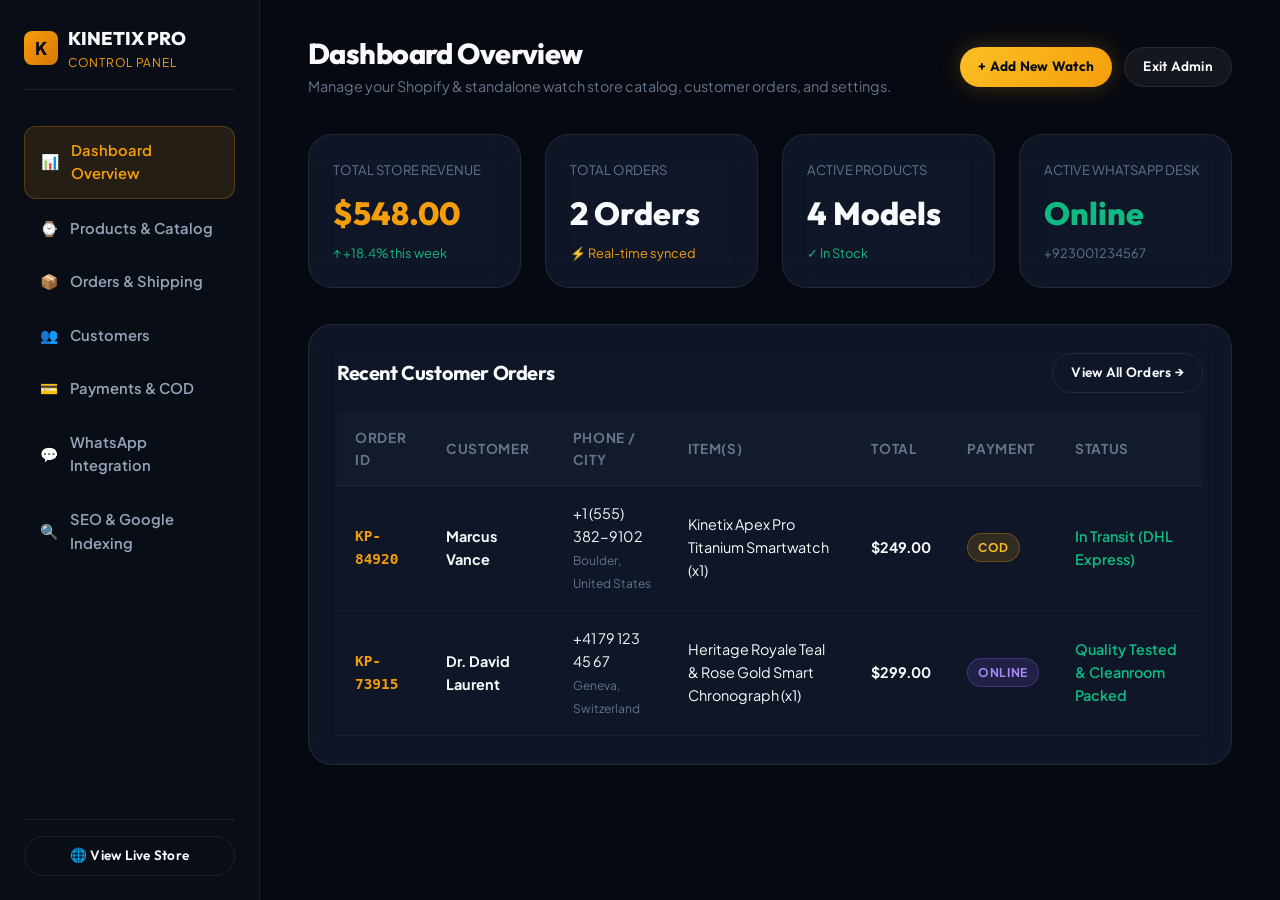
<file: admin.html>
<!doctype html>
<html lang="en">
  <head>
    <meta charset="utf-8">
    <meta name="viewport" content="width=device-width,initial-scale=1">
    <title>Kinetix Pro — Store Admin & Control Panel</title>
    
    <!-- Google Fonts -->
    <link rel="preconnect" href="https://fonts.googleapis.com">
    <link rel="preconnect" href="https://fonts.gstatic.com" crossorigin>
    <link href="https://fonts.googleapis.com/css2?family=Outfit:wght@400;500;600;700;800;900&family=Plus+Jakarta+Sans:wght@300;400;500;600;700&display=swap" rel="stylesheet">

    <!-- Theme Base & Custom Styles -->
    <link rel="stylesheet" href="assets/base.css">
    <link rel="stylesheet" href="assets/custom.css">

    <style>
      body {
        background-color: #060911;
        color: var(--text-primary);
        min-height: 100vh;
      }
      .admin-layout {
        display: grid;
        grid-template-columns: 260px 1fr;
        min-height: 100vh;
      }
      .admin-sidebar {
        background: #090d16;
        border-right: 1px solid var(--border-subtle);
        padding: 24px;
        display: flex;
        flex-direction: column;
        position: sticky;
        top: 0;
        height: 100vh;
      }
      .admin-nav-item {
        display: flex;
        align-items: center;
        gap: 12px;
        padding: 12px 16px;
        border-radius: var(--radius-md);
        color: var(--text-secondary);
        font-weight: 600;
        font-size: 0.92rem;
        cursor: pointer;
        transition: all var(--transition-fast);
        margin-bottom: 6px;
      }
      .admin-nav-item:hover, .admin-nav-item.active {
        background: rgba(245, 158, 11, 0.12);
        color: var(--accent-gold);
        border: 1px solid rgba(245, 158, 11, 0.25);
      }
      .admin-main {
        padding: 36px 48px;
        overflow-y: auto;
      }
      .admin-tab-content {
        display: none;
      }
      .admin-tab-content.active {
        display: block;
        animation: fadeIn 0.3s ease;
      }
      @keyframes fadeIn {
        from { opacity: 0; transform: translateY(6px); }
        to { opacity: 1; transform: translateY(0); }
      }
      .admin-table {
        width: 100%;
        border-collapse: collapse;
        text-align: left;
      }
      .admin-table th {
        padding: 14px 18px;
        background: rgba(255, 255, 255, 0.02);
        border-bottom: 1px solid var(--border-subtle);
        font-size: 0.85rem;
        text-transform: uppercase;
        color: var(--text-muted);
        letter-spacing: 0.05em;
      }
      .admin-table td {
        padding: 16px 18px;
        border-bottom: 1px solid rgba(255, 255, 255, 0.05);
        font-size: 0.9rem;
        vertical-align: middle;
      }
      .admin-table tr:hover td {
        background: rgba(255, 255, 255, 0.02);
      }
      .modal-backdrop {
        position: fixed;
        inset: 0;
        background: rgba(0,0,0,0.75);
        backdrop-filter: blur(8px);
        z-index: 3000;
        display: flex;
        align-items: center;
        justify-content: center;
        padding: 24px;
      }
      @media (max-width: 900px) {
        .admin-layout { grid-template-columns: 1fr; }
        .admin-sidebar { height: auto; position: static; }
        .admin-main { padding: 24px 16px; }
      }
    </style>
  </head>

  <body>

    <div class="admin-layout">
      <!-- Sidebar Navigation -->
      <aside class="admin-sidebar">
        <div style="display: flex; align-items: center; gap: 10px; margin-bottom: 36px; padding-bottom: 16px; border-bottom: 1px solid var(--border-subtle);">
          <span style="display:inline-flex; align-items:center; justify-content:center; width:34px; height:34px; background:linear-gradient(135deg, var(--accent-gold), #d97706); border-radius:8px; color:#090d16; font-weight:900; font-size:1.1rem;">K</span>
          <div>
            <div style="font-family: var(--font-heading); font-size: 1.15rem; font-weight: 800; color: var(--text-primary);">KINETIX PRO</div>
            <div style="font-size: 0.75rem; color: var(--accent-gold); text-transform: uppercase; letter-spacing: 0.06em;">Control Panel</div>
          </div>
        </div>

        <nav style="flex: 1;">
          <div class="admin-nav-item active" data-tab="dashboard">
            <span>📊</span> Dashboard Overview
          </div>
          <div class="admin-nav-item" data-tab="products">
            <span>⌚</span> Products & Catalog
          </div>
          <div class="admin-nav-item" data-tab="orders">
            <span>📦</span> Orders & Shipping
          </div>
          <div class="admin-nav-item" data-tab="customers">
            <span>👥</span> Customers
          </div>
          <div class="admin-nav-item" data-tab="payments">
            <span>💳</span> Payments & COD
          </div>
          <div class="admin-nav-item" data-tab="whatsapp">
            <span>💬</span> WhatsApp Integration
          </div>
          <div class="admin-nav-item" data-tab="seo">
            <span>🔍</span> SEO & Google Indexing
          </div>
        </nav>

        <div style="padding-top: 16px; border-top: 1px solid var(--border-subtle);">
          <a href="index.html" class="btn btn-outline btn-full btn-sm" style="display: flex; gap: 8px;">
            <span>🌐 View Live Store</span>
          </a>
        </div>
      </aside>

      <!-- Main Dashboard Content Area -->
      <main class="admin-main">
        
        <!-- Header Bar -->
        <div style="display: flex; justify-content: space-between; align-items: center; margin-bottom: 36px; flex-wrap: wrap; gap: 16px;">
          <div>
            <h1 style="font-size: 1.8rem; margin-bottom: 4px;" id="admin-page-title">Dashboard Overview</h1>
            <p style="font-size: 0.9rem; color: var(--text-muted);">Manage your Shopify & standalone watch store catalog, customer orders, and settings.</p>
          </div>
          <div style="display: flex; gap: 12px;">
            <button type="button" class="btn btn-primary btn-sm" onclick="openAddProductModal()">
              <span>+ Add New Watch</span>
            </button>
            <a href="index.html" class="btn btn-secondary btn-sm">
              <span>Exit Admin</span>
            </a>
          </div>
        </div>

        <!-- 1. DASHBOARD TAB -->
        <section id="tab-dashboard" class="admin-tab-content active">
          <!-- KPI Metrics Row -->
          <div class="grid grid-cols-4" style="margin-bottom: 36px;">
            <div class="glass-card" style="padding: 24px;">
              <div style="font-size: 0.82rem; color: var(--text-muted); text-transform: uppercase; margin-bottom: 8px;">Total Store Revenue</div>
              <div style="font-size: 2rem; font-weight: 800; font-family: var(--font-heading); color: var(--accent-gold);" id="kpi-revenue">$548.00</div>
              <div style="font-size: 0.8rem; color: #10b981; margin-top: 4px;">↑ +18.4% this week</div>
            </div>

            <div class="glass-card" style="padding: 24px;">
              <div style="font-size: 0.82rem; color: var(--text-muted); text-transform: uppercase; margin-bottom: 8px;">Total Orders</div>
              <div style="font-size: 2rem; font-weight: 800; font-family: var(--font-heading); color: var(--text-primary);" id="kpi-orders">2 Orders</div>
              <div style="font-size: 0.8rem; color: var(--accent-gold); margin-top: 4px;">⚡ Real-time synced</div>
            </div>

            <div class="glass-card" style="padding: 24px;">
              <div style="font-size: 0.82rem; color: var(--text-muted); text-transform: uppercase; margin-bottom: 8px;">Active Products</div>
              <div style="font-size: 2rem; font-weight: 800; font-family: var(--font-heading); color: var(--text-primary);" id="kpi-products">4 Models</div>
              <div style="font-size: 0.8rem; color: #10b981; margin-top: 4px;">✓ In Stock</div>
            </div>

            <div class="glass-card" style="padding: 24px;">
              <div style="font-size: 0.82rem; color: var(--text-muted); text-transform: uppercase; margin-bottom: 8px;">Active WhatsApp Desk</div>
              <div style="font-size: 2rem; font-weight: 800; font-family: var(--font-heading); color: #10b981;">Online</div>
              <div style="font-size: 0.8rem; color: var(--text-muted); margin-top: 4px;" id="kpi-wa-number">+923001234567</div>
            </div>
          </div>

          <!-- Recent Orders Section -->
          <div class="glass-card" style="padding: 28px; margin-bottom: 36px;">
            <div style="display: flex; justify-content: space-between; align-items: center; margin-bottom: 20px;">
              <h3 style="font-size: 1.25rem; font-weight: 700; margin: 0;">Recent Customer Orders</h3>
              <button type="button" class="btn btn-outline btn-sm" onclick="switchAdminTab('orders')">View All Orders &rarr;</button>
            </div>
            <div style="overflow-x: auto;">
              <table class="admin-table" id="dashboard-recent-orders-table">
                <thead>
                  <tr>
                    <th>Order ID</th>
                    <th>Customer</th>
                    <th>Phone / City</th>
                    <th>Item(s)</th>
                    <th>Total</th>
                    <th>Payment</th>
                    <th>Status</th>
                  </tr>
                </thead>
                <tbody id="dashboard-recent-orders-tbody">
                  <!-- Populated by admin.js -->
                </tbody>
              </table>
            </div>
          </div>
        </section>

        <!-- 2. PRODUCTS TAB -->
        <section id="tab-products" class="admin-tab-content">
          <div class="glass-card" style="padding: 28px;">
            <div style="display: flex; justify-content: space-between; align-items: center; margin-bottom: 24px; flex-wrap: wrap; gap: 16px;">
              <div>
                <h3 style="font-size: 1.3rem; margin-bottom: 4px;">Watch Catalog Management</h3>
                <p style="font-size: 0.85rem; color: var(--text-muted);">Add, edit, change prices, update stock, or remove smartwatches.</p>
              </div>
              <button type="button" class="btn btn-primary" onclick="openAddProductModal()">+ Add New Product</button>
            </div>

            <div style="overflow-x: auto;">
              <table class="admin-table">
                <thead>
                  <tr>
                    <th>Product</th>
                    <th>Category</th>
                    <th>Price</th>
                    <th>Stock</th>
                    <th>Badge</th>
                    <th>Actions</th>
                  </tr>
                </thead>
                <tbody id="admin-products-tbody">
                  <!-- Populated by JS -->
                </tbody>
              </table>
            </div>
          </div>
        </section>

        <!-- 3. ORDERS TAB -->
        <section id="tab-orders" class="admin-tab-content">
          <div class="glass-card" style="padding: 28px;">
            <div style="display: flex; justify-content: space-between; align-items: center; margin-bottom: 24px; flex-wrap: wrap; gap: 16px;">
              <div>
                <h3 style="font-size: 1.3rem; margin-bottom: 4px;">Customer Orders & Tracking Telemetry</h3>
                <p style="font-size: 0.85rem; color: var(--text-muted);">Update order status to automatically update the customer's live Order Tracking page!</p>
              </div>
            </div>

            <div style="overflow-x: auto;">
              <table class="admin-table">
                <thead>
                  <tr>
                    <th>Order ID</th>
                    <th>Date</th>
                    <th>Customer Name</th>
                    <th>Contact Phone</th>
                    <th>Address</th>
                    <th>Total</th>
                    <th>Payment</th>
                    <th>Tracking Status</th>
                    <th>Action</th>
                  </tr>
                </thead>
                <tbody id="admin-orders-tbody">
                  <!-- Populated by JS -->
                </tbody>
              </table>
            </div>
          </div>
        </section>

        <!-- 4. CUSTOMERS TAB -->
        <section id="tab-customers" class="admin-tab-content">
          <div class="glass-card" style="padding: 28px;">
            <h3 style="font-size: 1.3rem; margin-bottom: 20px;">Customer Database</h3>
            <div style="overflow-x: auto;">
              <table class="admin-table">
                <thead>
                  <tr>
                    <th>Customer Name</th>
                    <th>Email</th>
                    <th>Phone</th>
                    <th>City / Country</th>
                    <th>Orders Count</th>
                  </tr>
                </thead>
                <tbody id="admin-customers-tbody">
                  <!-- Populated by JS -->
                </tbody>
              </table>
            </div>
          </div>
        </section>

        <!-- 5. PAYMENTS TAB -->
        <section id="tab-payments" class="admin-tab-content">
          <div class="glass-card" style="padding: 32px; max-width: 800px;">
            <h3 style="font-size: 1.4rem; margin-bottom: 8px;">Payment Methods & Gateway Settings</h3>
            <p style="color: var(--text-secondary); font-size: 0.9rem; margin-bottom: 28px;">
              Configure Cash on Delivery (COD), Online Cards, and Direct Bank Transfer instructions.
            </p>

            <form id="payment-settings-form" onsubmit="event.preventDefault(); savePaymentSettings();">
              <div style="margin-bottom: 24px; padding: 18px; background: rgba(255,255,255,0.03); border-radius: var(--radius-md); border: 1px solid var(--border-subtle);">
                <label style="display: flex; align-items: center; gap: 12px; font-weight: 700; font-size: 1rem; cursor: pointer;">
                  <input type="checkbox" id="setting-cod-toggle" style="width: 20px; height: 20px; accent-color: var(--accent-gold);" checked>
                  <span>Enable Cash on Delivery (COD)</span>
                </label>
                <p style="font-size: 0.85rem; color: var(--text-muted); margin-top: 6px; margin-left: 32px;">Allow customers to pay cash when their smartwatch is delivered to their doorstep.</p>
              </div>

              <div style="margin-bottom: 24px; padding: 18px; background: rgba(255,255,255,0.03); border-radius: var(--radius-md); border: 1px solid var(--border-subtle);">
                <label style="display: flex; align-items: center; gap: 12px; font-weight: 700; font-size: 1rem; cursor: pointer;">
                  <input type="checkbox" id="setting-online-toggle" style="width: 20px; height: 20px; accent-color: var(--accent-gold);" checked>
                  <span>Enable Online Payment / Card / Bank Wire</span>
                </label>
                <p style="font-size: 0.85rem; color: var(--text-muted); margin-top: 6px; margin-left: 32px;">Support Credit Card, Debit Card, Apple Pay, and Bank Wire transfers.</p>
              </div>

              <div class="form-group">
                <label class="form-label">Bank Transfer / Online Payment Instructions</label>
                <textarea id="setting-bank-details" class="form-textarea" rows="3">Bank: Swiss Horology Federal Bank | Title: Kinetix Pro Global | Account: 0092-4820-9182</textarea>
              </div>

              <div class="form-group">
                <label class="form-label">Free Shipping Goal Threshold ($)</label>
                <input type="number" id="setting-free-shipping" class="form-input" value="150">
              </div>

              <button type="submit" class="btn btn-primary btn-lg">Save Payment Settings</button>
            </form>
          </div>
        </section>

        <!-- 6. WHATSAPP TAB -->
        <section id="tab-whatsapp" class="admin-tab-content">
          <div class="glass-card" style="padding: 32px; max-width: 800px;">
            <div style="display: flex; align-items: center; gap: 12px; margin-bottom: 12px;">
              <span style="font-size: 2rem;">💬</span>
              <div>
                <h3 style="font-size: 1.4rem; margin: 0;">WhatsApp Integration Settings</h3>
                <p style="color: var(--text-secondary); font-size: 0.9rem;">Configure the floating WhatsApp live order button & direct inquiry number.</p>
              </div>
            </div>

            <form id="whatsapp-settings-form" onsubmit="event.preventDefault(); saveWhatsAppSettings();" style="margin-top: 24px;">
              <div class="form-group">
                <label class="form-label">WhatsApp Business Number (with Country Code)</label>
                <input type="text" id="setting-wa-number" class="form-input" placeholder="e.g. +923001234567" value="+923001234567" required>
                <p style="font-size: 0.8rem; color: var(--text-muted); margin-top: 4px;">Example: +923001234567 or +14155552671</p>
              </div>

              <div class="form-group">
                <label class="form-label">Default Pre-filled WhatsApp Chat Message</label>
                <textarea id="setting-wa-message" class="form-textarea" rows="3">Hi Kinetix Pro, I would like to inquire about ordering a smartwatch.</textarea>
              </div>

              <button type="submit" class="btn btn-primary btn-lg">Save WhatsApp Integration</button>
            </form>
          </div>
        </section>

        <!-- 7. SEO TAB -->
        <section id="tab-seo" class="admin-tab-content">
          <div class="glass-card" style="padding: 32px; max-width: 800px;">
            <div style="display: flex; align-items: center; gap: 12px; margin-bottom: 12px;">
              <span style="font-size: 2rem;">🔍</span>
              <div>
                <h3 style="font-size: 1.4rem; margin: 0;">SEO & Google Search Indexing</h3>
                <p style="color: var(--text-secondary); font-size: 0.9rem;">Optimize metadata, search engine snippets, and Google indexing readiness.</p>
              </div>
            </div>

            <form id="seo-settings-form" onsubmit="event.preventDefault(); saveSEOSettings();" style="margin-top: 24px;">
              <div class="form-group">
                <label class="form-label">Store Meta Title (Search Engine Headline)</label>
                <input type="text" id="setting-seo-title" class="form-input" value="Kinetix Pro | Luxury & Military High-Tech Smartwatches" required>
              </div>

              <div class="form-group">
                <label class="form-label">Store Meta Description</label>
                <textarea id="setting-seo-desc" class="form-textarea" rows="3">Official store of Kinetix Pro Smartwatches. Grade-5 Titanium, Dual-frequency GPS, Sapphire display, 10 ATM 100M Water Resistance, 2-Year Warranty.</textarea>
              </div>

              <div class="form-group">
                <label class="form-label">Google Search Console Verification Tag (Optional)</label>
                <input type="text" id="setting-gsc-tag" class="form-input" placeholder='e.g. <meta name="google-site-verification" content="..." />'>
              </div>

              <div style="padding: 18px; background: rgba(16, 185, 129, 0.1); border-radius: var(--radius-md); border: 1px solid rgba(16, 185, 129, 0.25); margin-bottom: 24px;">
                <div style="font-weight: 700; color: #10b981; margin-bottom: 4px;">✓ Schema.org JSON-LD Structured Data Enabled</div>
                <div style="font-size: 0.85rem; color: var(--text-secondary);">Rich snippet schemas (Product, Offers, AggregateRating, Organization) are automatically injected for Google Rich Results.</div>
              </div>

              <button type="submit" class="btn btn-primary btn-lg">Save SEO Configurations</button>
            </form>
          </div>
        </section>

      </main>
    </div>

    <!-- ADD / EDIT PRODUCT MODAL -->
    <div id="product-modal" class="modal-backdrop hidden">
      <div class="glass-card" style="max-width: 640px; width: 100%; max-height: 90vh; overflow-y: auto; padding: 32px; border: 1px solid var(--border-active); position: relative;">
        <button type="button" class="btn-icon" style="position: absolute; top: 16px; right: 16px;" onclick="closeProductModal()">✕</button>
        <h3 style="font-size: 1.4rem; margin-bottom: 20px;" id="modal-title">Add New Smartwatch</h3>

        <form id="product-form" onsubmit="event.preventDefault(); handleProductFormSubmit();">
          <input type="hidden" id="modal-product-id">

          <div class="form-group">
            <label class="form-label">Watch Model Title *</label>
            <input type="text" id="modal-title-input" class="form-input" placeholder="e.g. Kinetix Commander X Titanium" required>
          </div>

          <div style="display: grid; grid-template-columns: 1fr 1fr; gap: 16px;">
            <div class="form-group">
              <label class="form-label">Category</label>
              <select id="modal-category-input" class="form-select">
                <option value="tactical-titanium">Apex Titanium Series</option>
                <option value="military-rugged">Military Tactical Rugged</option>
                <option value="luxury-chronograph">Luxury Chronograph</option>
                <option value="fitness-health">BioTelemetry Fitness ECG</option>
              </select>
            </div>
            <div class="form-group">
              <label class="form-label">Promotional Badge</label>
              <input type="text" id="modal-badge-input" class="form-input" placeholder="e.g. LIMITED EDITION" value="NEW ARRIVAL">
            </div>
          </div>

          <div style="display: grid; grid-template-columns: 1fr 1fr 1fr; gap: 16px;">
            <div class="form-group">
              <label class="form-label">Price ($) *</label>
              <input type="number" step="0.01" id="modal-price-input" class="form-input" placeholder="249.00" required>
            </div>
            <div class="form-group">
              <label class="form-label">Compare Price ($)</label>
              <input type="number" step="0.01" id="modal-compare-input" class="form-input" placeholder="329.00">
            </div>
            <div class="form-group">
              <label class="form-label">Stock Units</label>
              <input type="number" id="modal-stock-input" class="form-input" placeholder="15" value="15">
            </div>
          </div>

          <div class="form-group">
            <label class="form-label">Product Image Preset / URL</label>
            <select id="modal-image-select" class="form-select" onchange="document.getElementById('modal-image-input').value = this.value">
              <option value="assets/watch-apex-pro.jpg">Preset: Apex Pro Titanium (Hero)</option>
              <option value="assets/watch-thrux-military.jpg">Preset: Thrux Military GPS</option>
              <option value="assets/watch-heritage-royale.jpg">Preset: Heritage Royale Chronograph</option>
              <option value="assets/watch-pulse-elite.jpg">Preset: Pulse Elite Fitness ECG</option>
            </select>
            <input type="text" id="modal-image-input" class="form-input" style="margin-top: 8px;" value="assets/watch-apex-pro.jpg" placeholder="Or enter custom image URL">
          </div>

          <div class="form-group">
            <label class="form-label">Watch Description & Specs</label>
            <textarea id="modal-desc-input" class="form-textarea" rows="3" placeholder="Describe the materials, sensors, battery endurance..." required>Crafted with Grade-5 titanium chassis, sapphire crystal, and BioPulse™ sensor matrix.</textarea>
          </div>

          <div style="display: flex; gap: 12px; margin-top: 24px;">
            <button type="submit" class="btn btn-primary btn-full btn-lg">Save Product to Catalog</button>
          </div>
        </form>
      </div>
    </div>

    <!-- Toast Notifications Container -->
    <div id="toast-notification-container" class="toast-container"></div>

    <!-- Scripts -->
    <script src="assets/store-db.js"></script>
    <script src="assets/admin.js"></script>
  </body>
</html>
</file>
<file: assets/base.css>
/* ==========================================================================
   AURA LUXE - Modern Shopify 2.0 Theme Design System
   Core Variables, Reset, Typography, Grid & Base UI Components
   ========================================================================== */

:root {
  /* Color Palette - Luxury Midnight & Warm Gold/Amber */
  --bg-main: #090d16;
  --bg-surface: #0f172a;
  --bg-card: #131d31;
  --bg-card-hover: #18253e;
  --bg-glass: rgba(15, 23, 42, 0.85);
  --border-subtle: rgba(255, 255, 255, 0.08);
  --border-active: rgba(245, 158, 11, 0.4);
  --border-focus: #f59e0b;
  
  --text-primary: #f8fafc;
  --text-secondary: #94a3b8;
  --text-muted: #64748b;
  
  --accent-gold: #f59e0b;
  --accent-gold-light: #fbbf24;
  --accent-gold-glow: rgba(245, 158, 11, 0.25);
  --accent-emerald: #10b981;
  --accent-rose: #f43f5e;
  --accent-purple: #8b5cf6;
  
  /* Typography */
  --font-heading: 'Outfit', -apple-system, BlinkMacSystemFont, sans-serif;
  --font-body: 'Plus Jakarta Sans', -apple-system, BlinkMacSystemFont, sans-serif;
  --font-serif: 'Playfair Display', Georgia, serif;
  
  /* Radii */
  --radius-sm: 6px;
  --radius-md: 12px;
  --radius-lg: 18px;
  --radius-xl: 24px;
  --radius-full: 9999px;
  
  /* Elevation & Shadows */
  --shadow-sm: 0 2px 8px rgba(0, 0, 0, 0.3);
  --shadow-md: 0 8px 24px rgba(0, 0, 0, 0.4);
  --shadow-lg: 0 16px 40px rgba(0, 0, 0, 0.5);
  --shadow-gold: 0 0 25px rgba(245, 158, 11, 0.25);
  
  /* Layout & Grid */
  --page-width: 1360px;
  --page-gutter: 24px;
  --header-height: 76px;
  
  /* Transitions */
  --transition-fast: 0.18s ease;
  --transition-smooth: 0.3s cubic-bezier(0.16, 1, 0.3, 1);
  --transition-spring: 0.4s cubic-bezier(0.34, 1.56, 0.64, 1);
}

/* Light Mode Overrides (if toggled) */
.theme-light-mode {
  --bg-main: #f8fafc;
  --bg-surface: #ffffff;
  --bg-card: #f1f5f9;
  --bg-card-hover: #e2e8f0;
  --bg-glass: rgba(255, 255, 255, 0.88);
  --border-subtle: rgba(0, 0, 0, 0.08);
  --text-primary: #0f172a;
  --text-secondary: #475569;
  --text-muted: #94a3b8;
  --shadow-sm: 0 2px 8px rgba(0, 0, 0, 0.05);
  --shadow-md: 0 8px 24px rgba(0, 0, 0, 0.08);
  --shadow-lg: 0 16px 40px rgba(0, 0, 0, 0.12);
}

/* ==========================================================================
   CSS Reset & Base Rules
   ========================================================================== */
*, *::before, *::after {
  box-sizing: border-box;
  margin: 0;
  padding: 0;
}

html {
  font-size: 16px;
  scroll-behavior: smooth;
  -webkit-text-size-adjust: 100%;
}

body {
  font-family: var(--font-body);
  background-color: var(--bg-main);
  color: var(--text-primary);
  line-height: 1.6;
  min-height: 100vh;
  overflow-x: hidden;
  -webkit-font-smoothing: antialiased;
  -moz-osx-font-smoothing: grayscale;
}

img, svg, picture, video {
  display: block;
  max-width: 100%;
  height: auto;
}

a {
  color: inherit;
  text-decoration: none;
  transition: color var(--transition-fast);
}

button, input, select, textarea {
  font: inherit;
  color: inherit;
  background: none;
  border: none;
  outline: none;
}

button {
  cursor: pointer;
  user-select: none;
}

ul, ol {
  list-style: none;
}

/* Typography Helpers */
h1, h2, h3, h4, h5, h6 {
  font-family: var(--font-heading);
  font-weight: 700;
  line-height: 1.2;
  color: var(--text-primary);
  letter-spacing: -0.02em;
}

h1 { font-size: clamp(2.2rem, 4vw, 3.8rem); font-weight: 800; }
h2 { font-size: clamp(1.8rem, 3vw, 2.6rem); font-weight: 700; }
h3 { font-size: clamp(1.3rem, 2vw, 1.8rem); font-weight: 600; }
h4 { font-size: 1.25rem; font-weight: 600; }
h5 { font-size: 1.1rem; font-weight: 600; }
h6 { font-size: 0.95rem; font-weight: 600; text-transform: uppercase; letter-spacing: 0.06em; }

p {
  color: var(--text-secondary);
  font-size: 1rem;
}

.text-gold {
  color: var(--accent-gold);
}

.text-gradient {
  background: linear-gradient(135deg, #ffffff 0%, var(--accent-gold-light) 50%, var(--accent-gold) 100%);
  -webkit-background-clip: text;
  -webkit-text-fill-color: transparent;
}

/* Layout Utilities */
.container {
  width: 100%;
  max-width: var(--page-width);
  margin-left: auto;
  margin-right: auto;
  padding-left: var(--page-gutter);
  padding-right: var(--page-gutter);
}

.container-fluid {
  width: 100%;
  padding-left: var(--page-gutter);
  padding-right: var(--page-gutter);
}

.section-spacing {
  padding-top: clamp(48px, 6vw, 96px);
  padding-bottom: clamp(48px, 6vw, 96px);
}

.visually-hidden {
  position: absolute !important;
  width: 1px !important;
  height: 1px !important;
  padding: 0 !important;
  margin: -1px !important;
  overflow: hidden !important;
  clip: rect(0, 0, 0, 0) !important;
  white-space: nowrap !important;
  border: 0 !important;
}

.hidden {
  display: none !important;
}

/* Section Header standard */
.section-header {
  margin-bottom: clamp(32px, 4vw, 56px);
  text-align: center;
}

.section-header.text-left {
  text-align: left;
}

.section-subtitle {
  display: inline-block;
  font-size: 0.82rem;
  font-weight: 700;
  text-transform: uppercase;
  letter-spacing: 0.14em;
  color: var(--accent-gold);
  margin-bottom: 10px;
  background: rgba(245, 158, 11, 0.12);
  padding: 6px 14px;
  border-radius: var(--radius-full);
  border: 1px solid rgba(245, 158, 11, 0.25);
}

.section-title {
  margin-bottom: 14px;
}

.section-description {
  max-width: 680px;
  margin: 0 auto;
  font-size: 1.05rem;
}

.section-header.text-left .section-description {
  margin-left: 0;
}

/* Buttons */
.btn {
  display: inline-flex;
  align-items: center;
  justify-content: center;
  gap: 10px;
  font-family: var(--font-heading);
  font-size: 0.95rem;
  font-weight: 600;
  padding: 14px 28px;
  border-radius: var(--radius-full);
  transition: all var(--transition-smooth);
  position: relative;
  overflow: hidden;
  text-align: center;
  letter-spacing: 0.02em;
}

.btn-primary {
  background: linear-gradient(135deg, var(--accent-gold-light), var(--accent-gold));
  color: #090d16;
  box-shadow: var(--shadow-gold);
  font-weight: 700;
}

.btn-primary:hover {
  background: linear-gradient(135deg, #ffffff, var(--accent-gold-light));
  transform: translateY(-2px);
  box-shadow: 0 8px 25px rgba(245, 158, 11, 0.4);
}

.btn-secondary {
  background: rgba(255, 255, 255, 0.06);
  color: var(--text-primary);
  border: 1px solid var(--border-subtle);
  backdrop-filter: blur(10px);
}

.btn-secondary:hover {
  background: rgba(255, 255, 255, 0.12);
  border-color: rgba(255, 255, 255, 0.25);
  transform: translateY(-2px);
}

.btn-outline {
  background: transparent;
  color: var(--text-primary);
  border: 1px solid var(--border-subtle);
}

.btn-outline:hover {
  border-color: var(--accent-gold);
  color: var(--accent-gold);
  background: rgba(245, 158, 11, 0.05);
}

.btn-icon {
  width: 44px;
  height: 44px;
  padding: 0;
  border-radius: var(--radius-full);
  display: inline-flex;
  align-items: center;
  justify-content: center;
  background: rgba(255, 255, 255, 0.06);
  border: 1px solid var(--border-subtle);
  color: var(--text-primary);
  transition: all var(--transition-fast);
}

.btn-icon:hover {
  background: var(--bg-card-hover);
  border-color: var(--border-active);
  color: var(--accent-gold);
}

.btn-sm {
  padding: 8px 18px;
  font-size: 0.85rem;
}

.btn-lg {
  padding: 18px 38px;
  font-size: 1.05rem;
}

.btn-full {
  width: 100%;
}

/* Badges */
.badge {
  display: inline-flex;
  align-items: center;
  gap: 6px;
  padding: 4px 10px;
  border-radius: var(--radius-full);
  font-size: 0.75rem;
  font-weight: 700;
  text-transform: uppercase;
  letter-spacing: 0.05em;
}

.badge-sale {
  background: rgba(244, 63, 94, 0.15);
  color: #fb7185;
  border: 1px solid rgba(244, 63, 94, 0.3);
}

.badge-new {
  background: rgba(245, 158, 11, 0.15);
  color: var(--accent-gold-light);
  border: 1px solid rgba(245, 158, 11, 0.3);
}

.badge-featured {
  background: rgba(139, 92, 246, 0.15);
  color: #a78bfa;
  border: 1px solid rgba(139, 92, 246, 0.3);
}

/* Form Controls */
.form-group {
  margin-bottom: 20px;
}

.form-label {
  display: block;
  font-size: 0.88rem;
  font-weight: 600;
  margin-bottom: 8px;
  color: var(--text-secondary);
}

.form-input, .form-textarea, .form-select {
  width: 100%;
  background: rgba(255, 255, 255, 0.04);
  border: 1px solid var(--border-subtle);
  border-radius: var(--radius-md);
  padding: 14px 18px;
  color: var(--text-primary);
  font-size: 0.95rem;
  transition: border-color var(--transition-fast), box-shadow var(--transition-fast);
}

.form-input:focus, .form-textarea:focus, .form-select:focus {
  border-color: var(--accent-gold);
  box-shadow: 0 0 0 3px rgba(245, 158, 11, 0.15);
  background: rgba(255, 255, 255, 0.07);
}

.form-input::placeholder, .form-textarea::placeholder {
  color: var(--text-muted);
}

/* Card base */
.card-base {
  background: var(--bg-card);
  border: 1px solid var(--border-subtle);
  border-radius: var(--radius-xl);
  overflow: hidden;
  transition: all var(--transition-smooth);
}

.card-base:hover {
  border-color: var(--border-active);
  transform: translateY(-4px);
  box-shadow: var(--shadow-lg);
}

/* Product Card Component */
.product-card {
  position: relative;
  background: var(--bg-card);
  border: 1px solid var(--border-subtle);
  border-radius: var(--radius-lg);
  overflow: hidden;
  display: flex;
  flex-direction: column;
  height: 100%;
  transition: transform var(--transition-smooth), border-color var(--transition-smooth), box-shadow var(--transition-smooth);
}

.product-card:hover {
  transform: translateY(-6px);
  border-color: var(--border-active);
  box-shadow: 0 16px 36px rgba(0, 0, 0, 0.45);
}

.product-card__image-wrapper {
  position: relative;
  width: 100%;
  padding-top: 125%; /* 4:5 aspect ratio */
  background: #0d1322;
  overflow: hidden;
}

.product-card__image {
  position: absolute;
  top: 0;
  left: 0;
  width: 100%;
  height: 100%;
  object-fit: cover;
  transition: transform 0.6s cubic-bezier(0.16, 1, 0.3, 1), opacity 0.3s ease;
}

.product-card__image--secondary {
  opacity: 0;
}

.product-card:hover .product-card__image--primary {
  opacity: 0;
}

.product-card:hover .product-card__image--secondary {
  opacity: 1;
  transform: scale(1.05);
}

.product-card:hover .product-card__image:only-child {
  opacity: 1;
  transform: scale(1.06);
}

.product-card__badges {
  position: absolute;
  top: 12px;
  left: 12px;
  display: flex;
  flex-direction: column;
  gap: 6px;
  z-index: 2;
}

.product-card__actions {
  position: absolute;
  top: 12px;
  right: 12px;
  display: flex;
  flex-direction: column;
  gap: 8px;
  opacity: 0;
  transform: translateX(10px);
  transition: all var(--transition-smooth);
  z-index: 2;
}

.product-card:hover .product-card__actions {
  opacity: 1;
  transform: translateX(0);
}

.product-card__quick-add {
  position: absolute;
  bottom: 12px;
  left: 12px;
  right: 12px;
  opacity: 0;
  transform: translateY(10px);
  transition: all var(--transition-smooth);
  z-index: 3;
}

.product-card:hover .product-card__quick-add {
  opacity: 1;
  transform: translateY(0);
}

.product-card__content {
  padding: 18px;
  display: flex;
  flex-direction: column;
  flex-grow: 1;
}

.product-card__vendor {
  font-size: 0.78rem;
  color: var(--accent-gold);
  text-transform: uppercase;
  letter-spacing: 0.08em;
  margin-bottom: 4px;
}

.product-card__title {
  font-size: 1.05rem;
  font-weight: 600;
  margin-bottom: 8px;
  color: var(--text-primary);
  display: -webkit-box;
  -webkit-line-clamp: 2;
  -webkit-box-orient: vertical;
  overflow: hidden;
  transition: color var(--transition-fast);
}

.product-card__title:hover {
  color: var(--accent-gold);
}

.product-card__rating {
  display: flex;
  align-items: center;
  gap: 4px;
  margin-bottom: 8px;
  color: var(--accent-gold);
  font-size: 0.85rem;
}

.product-card__price-wrapper {
  margin-top: auto;
  display: flex;
  align-items: center;
  gap: 10px;
}

.product-price {
  font-family: var(--font-heading);
  font-size: 1.15rem;
  font-weight: 700;
  color: var(--text-primary);
}

.product-price--compare {
  font-size: 0.92rem;
  color: var(--text-muted);
  text-decoration: line-through;
}

.product-price--save {
  font-size: 0.75rem;
  color: var(--accent-rose);
  font-weight: 700;
}

/* Toast Notifications */
.toast-container {
  position: fixed;
  bottom: 24px;
  right: 24px;
  display: flex;
  flex-direction: column;
  gap: 10px;
  z-index: 9999;
}

.toast {
  background: var(--bg-card);
  border: 1px solid var(--border-active);
  color: var(--text-primary);
  padding: 14px 22px;
  border-radius: var(--radius-md);
  box-shadow: var(--shadow-lg);
  display: flex;
  align-items: center;
  gap: 12px;
  font-size: 0.9rem;
  animation: slideInUp 0.3s ease forwards;
}

@keyframes slideInUp {
  from { opacity: 0; transform: translateY(20px); }
  to { opacity: 1; transform: translateY(0); }
}

/* Grids */
.grid {
  display: grid;
  gap: 24px;
}

.grid-cols-2 { grid-template-columns: repeat(2, minmax(0, 1fr)); }
.grid-cols-3 { grid-template-columns: repeat(3, minmax(0, 1fr)); }
.grid-cols-4 { grid-template-columns: repeat(4, minmax(0, 1fr)); }

@media (max-width: 1024px) {
  .grid-cols-4 { grid-template-columns: repeat(2, minmax(0, 1fr)); }
  .grid-cols-3 { grid-template-columns: repeat(2, minmax(0, 1fr)); }
}

@media (max-width: 640px) {
  .grid-cols-4, .grid-cols-3, .grid-cols-2 { grid-template-columns: 1fr; }
  :root { --page-gutter: 16px; }
}
</file>
<file: assets/custom.css>
/* ==========================================================================
   KINETIX PRO - Luxury & Military High-Tech Smartwatches Theme CSS
   Design System: Grade-5 Titanium, Neon Amber/Cyan Accents, Glassmorphism
   ========================================================================== */

/* Glassmorphism & Surface Tokens */
.glass-panel {
  background: var(--bg-glass);
  backdrop-filter: blur(16px);
  -webkit-backdrop-filter: blur(16px);
  border: 1px solid var(--border-subtle);
}

.glass-card {
  background: rgba(19, 29, 49, 0.7);
  backdrop-filter: blur(14px);
  -webkit-backdrop-filter: blur(14px);
  border: 1px solid rgba(255, 255, 255, 0.08);
  border-radius: var(--radius-xl);
  transition: all var(--transition-smooth);
}

.glass-card:hover {
  background: rgba(24, 37, 62, 0.88);
  border-color: var(--border-active);
  box-shadow: 0 16px 36px rgba(0, 0, 0, 0.5), 0 0 20px rgba(245, 158, 11, 0.15);
}

/* ==========================================================================
   Announcement Bar
   ========================================================================== */
.announcement-bar {
  background: linear-gradient(90deg, #090d16 0%, #131d31 50%, #090d16 100%);
  border-bottom: 1px solid var(--border-subtle);
  padding: 10px 0;
  font-size: 0.85rem;
  font-weight: 600;
  color: var(--text-secondary);
}

.announcement-bar__inner {
  display: flex;
  align-items: center;
  justify-content: space-between;
}

.announcement-bar__message {
  display: flex;
  align-items: center;
  gap: 8px;
  margin: 0 auto;
}

/* ==========================================================================
   Sticky Modern Header & Navigation
   ========================================================================== */
.site-header {
  position: sticky;
  top: 0;
  z-index: 1000;
  background: rgba(9, 13, 22, 0.9);
  backdrop-filter: blur(18px);
  -webkit-backdrop-filter: blur(18px);
  border-bottom: 1px solid var(--border-subtle);
  transition: all var(--transition-smooth);
}

.site-header.is-scrolled {
  background: rgba(9, 13, 22, 0.98);
  border-bottom-color: rgba(245, 158, 11, 0.25);
  box-shadow: 0 10px 30px rgba(0, 0, 0, 0.7);
}

.site-header__wrapper {
  display: flex;
  align-items: center;
  justify-content: space-between;
  height: var(--header-height);
}

.site-header__logo {
  display: flex;
  align-items: center;
  font-family: var(--font-heading);
  font-size: 1.5rem;
  font-weight: 800;
  letter-spacing: -0.02em;
  color: var(--text-primary);
}

.site-nav {
  display: flex;
  align-items: center;
  gap: 28px;
}

.site-nav__link {
  font-size: 0.92rem;
  font-weight: 600;
  color: var(--text-secondary);
  position: relative;
  padding: 8px 0;
  transition: color var(--transition-fast);
}

.site-nav__link:hover, .site-nav__link.active {
  color: var(--text-primary);
}

.site-nav__link::after {
  content: '';
  position: absolute;
  bottom: 0;
  left: 0;
  width: 0;
  height: 2px;
  background: linear-gradient(90deg, var(--accent-gold), var(--accent-gold-light));
  transition: width var(--transition-smooth);
  border-radius: var(--radius-full);
}

.site-nav__link:hover::after, .site-nav__link.active::after {
  width: 100%;
}

.site-header__actions {
  display: flex;
  align-items: center;
  gap: 10px;
}

.cart-count-badge {
  position: absolute;
  top: -4px;
  right: -4px;
  background: var(--accent-gold);
  color: #090d16;
  font-size: 0.7rem;
  font-weight: 800;
  width: 18px;
  height: 18px;
  border-radius: var(--radius-full);
  display: flex;
  align-items: center;
  justify-content: center;
}

.mobile-nav-toggle {
  display: none;
}

@media (max-width: 992px) {
  .site-nav { display: none; }
  .mobile-nav-toggle { display: flex; }
  .hidden-mobile { display: none !important; }
}

/* ==========================================================================
   Hero Banner
   ========================================================================== */
.hero-section {
  position: relative;
  min-height: 85vh;
  display: flex;
  align-items: center;
  overflow: hidden;
  padding: clamp(48px, 6vw, 80px) 0;
  background: radial-gradient(circle at 80% 30%, rgba(245, 158, 11, 0.08) 0%, rgba(9, 13, 22, 1) 75%);
}

.hero-glow {
  position: absolute;
  width: 550px;
  height: 550px;
  border-radius: 50%;
  background: radial-gradient(circle, rgba(245, 158, 11, 0.14) 0%, transparent 70%);
  top: -120px;
  right: -100px;
  filter: blur(70px);
  pointer-events: none;
}

.hero-grid {
  display: grid;
  grid-template-columns: 1.15fr 0.85fr;
  gap: 48px;
  align-items: center;
  position: relative;
  z-index: 2;
}

.hero-badge {
  display: inline-flex;
  align-items: center;
  gap: 8px;
  background: rgba(245, 158, 11, 0.12);
  border: 1px solid rgba(245, 158, 11, 0.3);
  padding: 6px 16px;
  border-radius: var(--radius-full);
  font-size: 0.82rem;
  font-weight: 700;
  color: var(--accent-gold);
  margin-bottom: 24px;
}

.hero-title {
  margin-bottom: 20px;
  line-height: 1.1;
}

.hero-subtitle {
  font-size: 1.1rem;
  line-height: 1.7;
  color: var(--text-secondary);
  margin-bottom: 36px;
}

.hero-cta-group {
  display: flex;
  align-items: center;
  gap: 16px;
  flex-wrap: wrap;
}

.hero-stats {
  display: flex;
  align-items: center;
  gap: 32px;
  margin-top: 48px;
  padding-top: 32px;
  border-top: 1px solid var(--border-subtle);
}

/* ==========================================================================
   Slide-Out AJAX Cart Drawer
   ========================================================================== */
.cart-drawer-overlay {
  position: fixed;
  inset: 0;
  background: rgba(0, 0, 0, 0.7);
  backdrop-filter: blur(6px);
  opacity: 0;
  visibility: hidden;
  transition: all var(--transition-smooth);
  z-index: 2100;
}

.cart-drawer-overlay.active {
  opacity: 1;
  visibility: visible;
}

.cart-drawer {
  position: fixed;
  top: 0;
  right: -100%;
  width: 100%;
  max-width: 440px;
  height: 100vh;
  background: var(--bg-card);
  border-left: 1px solid var(--border-subtle);
  z-index: 2200;
  box-shadow: var(--shadow-lg);
  display: flex;
  flex-direction: column;
  transition: right var(--transition-smooth);
}

.cart-drawer.active {
  right: 0;
}

.cart-drawer__header {
  padding: 20px 24px;
  border-bottom: 1px solid var(--border-subtle);
  display: flex;
  align-items: center;
  justify-content: space-between;
  background: rgba(9, 13, 22, 0.95);
}

/* ==========================================================================
   Quick View Modal
   ========================================================================== */
.quick-view-modal {
  position: fixed;
  inset: 0;
  background: rgba(0, 0, 0, 0.75);
  backdrop-filter: blur(8px);
  z-index: 2500;
  display: flex;
  align-items: center;
  justify-content: center;
  padding: 24px;
}

.quick-view-modal__dialog {
  background: var(--bg-card);
  border: 1px solid var(--border-active);
  border-radius: var(--radius-xl);
  max-width: 800px;
  width: 100%;
  position: relative;
  box-shadow: 0 25px 60px rgba(0, 0, 0, 0.8);
  animation: modalScaleUp 0.3s cubic-bezier(0.16, 1, 0.3, 1) forwards;
}

@keyframes modalScaleUp {
  from { opacity: 0; transform: scale(0.92); }
  to { opacity: 1; transform: scale(1); }
}

.quick-view-modal__close {
  position: absolute;
  top: 16px;
  right: 16px;
  z-index: 10;
}

/* ==========================================================================
   Interactive Accordions
   ========================================================================== */
.accordion-item {
  border: 1px solid var(--border-subtle);
  transition: border-color var(--transition-fast);
}

.accordion-item.active {
  border-color: var(--border-active);
}

.accordion-header {
  background: transparent;
  cursor: pointer;
  user-select: none;
}
</file>
